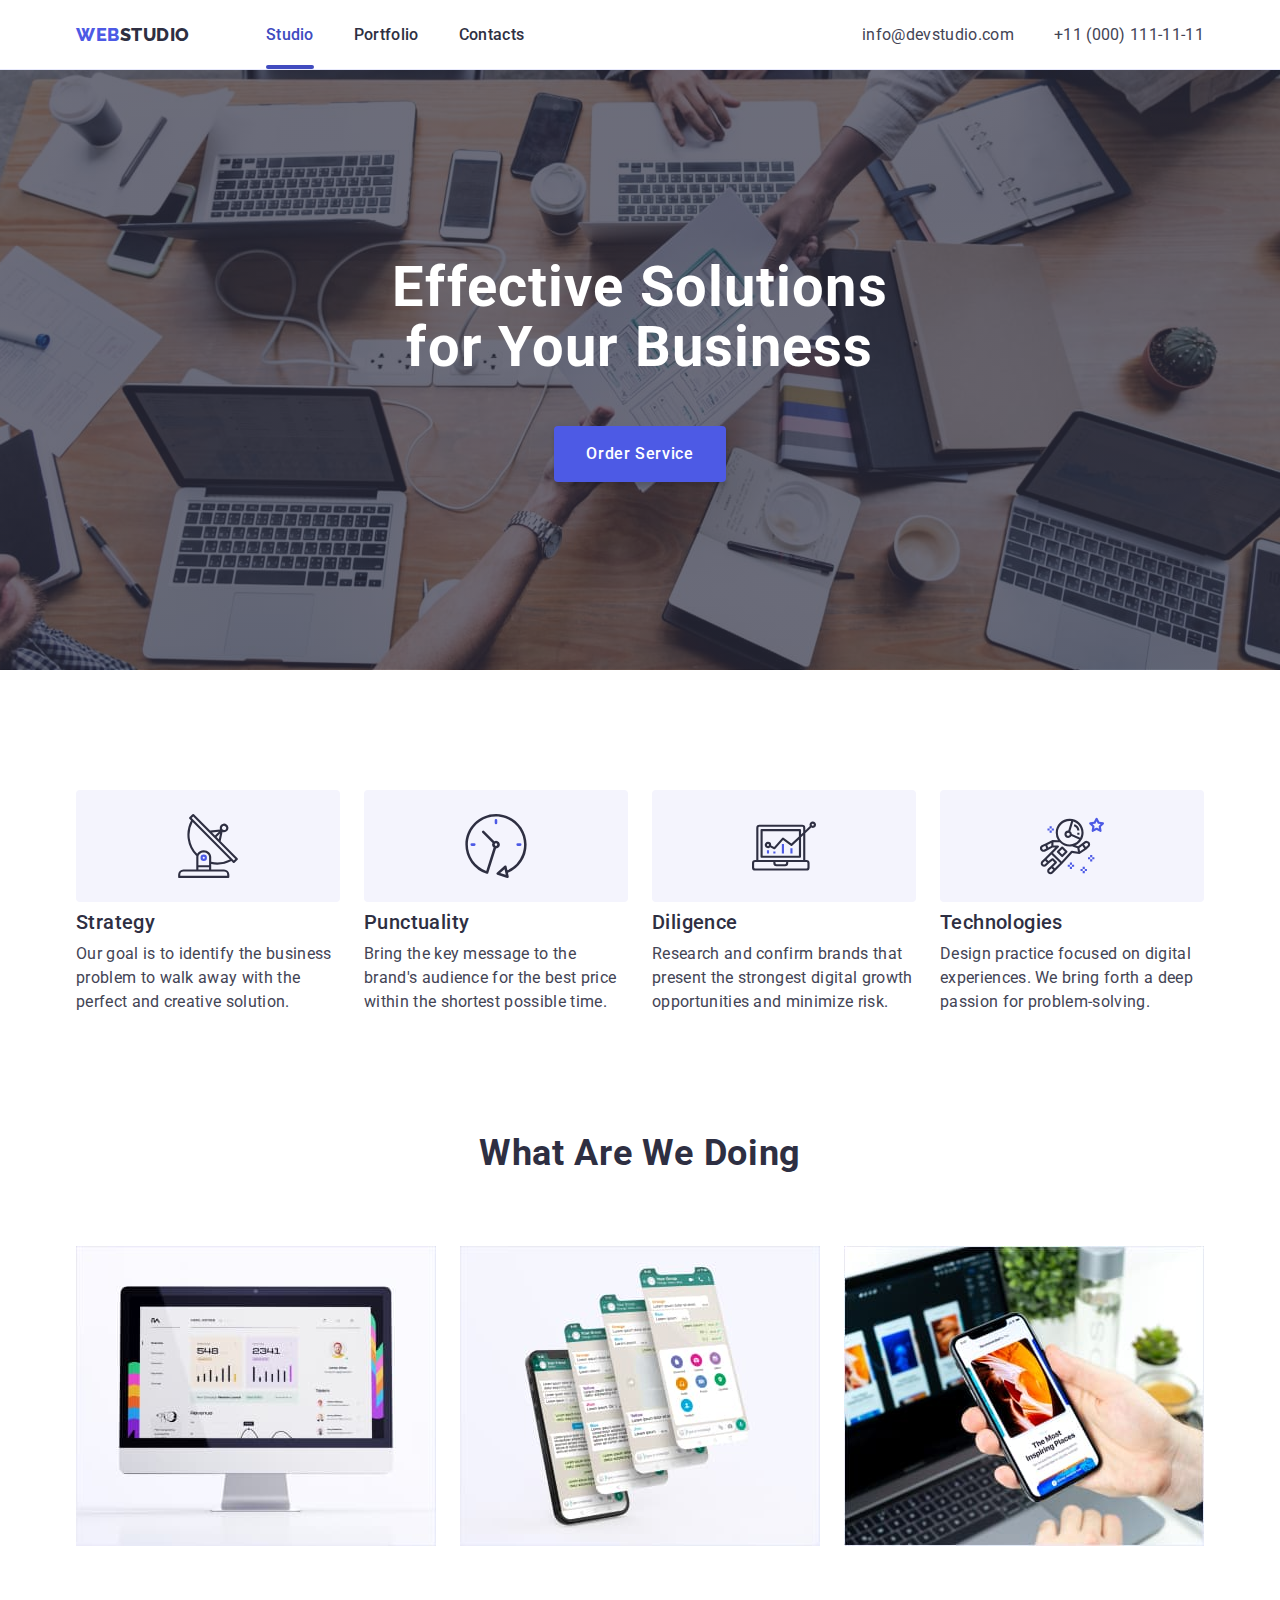
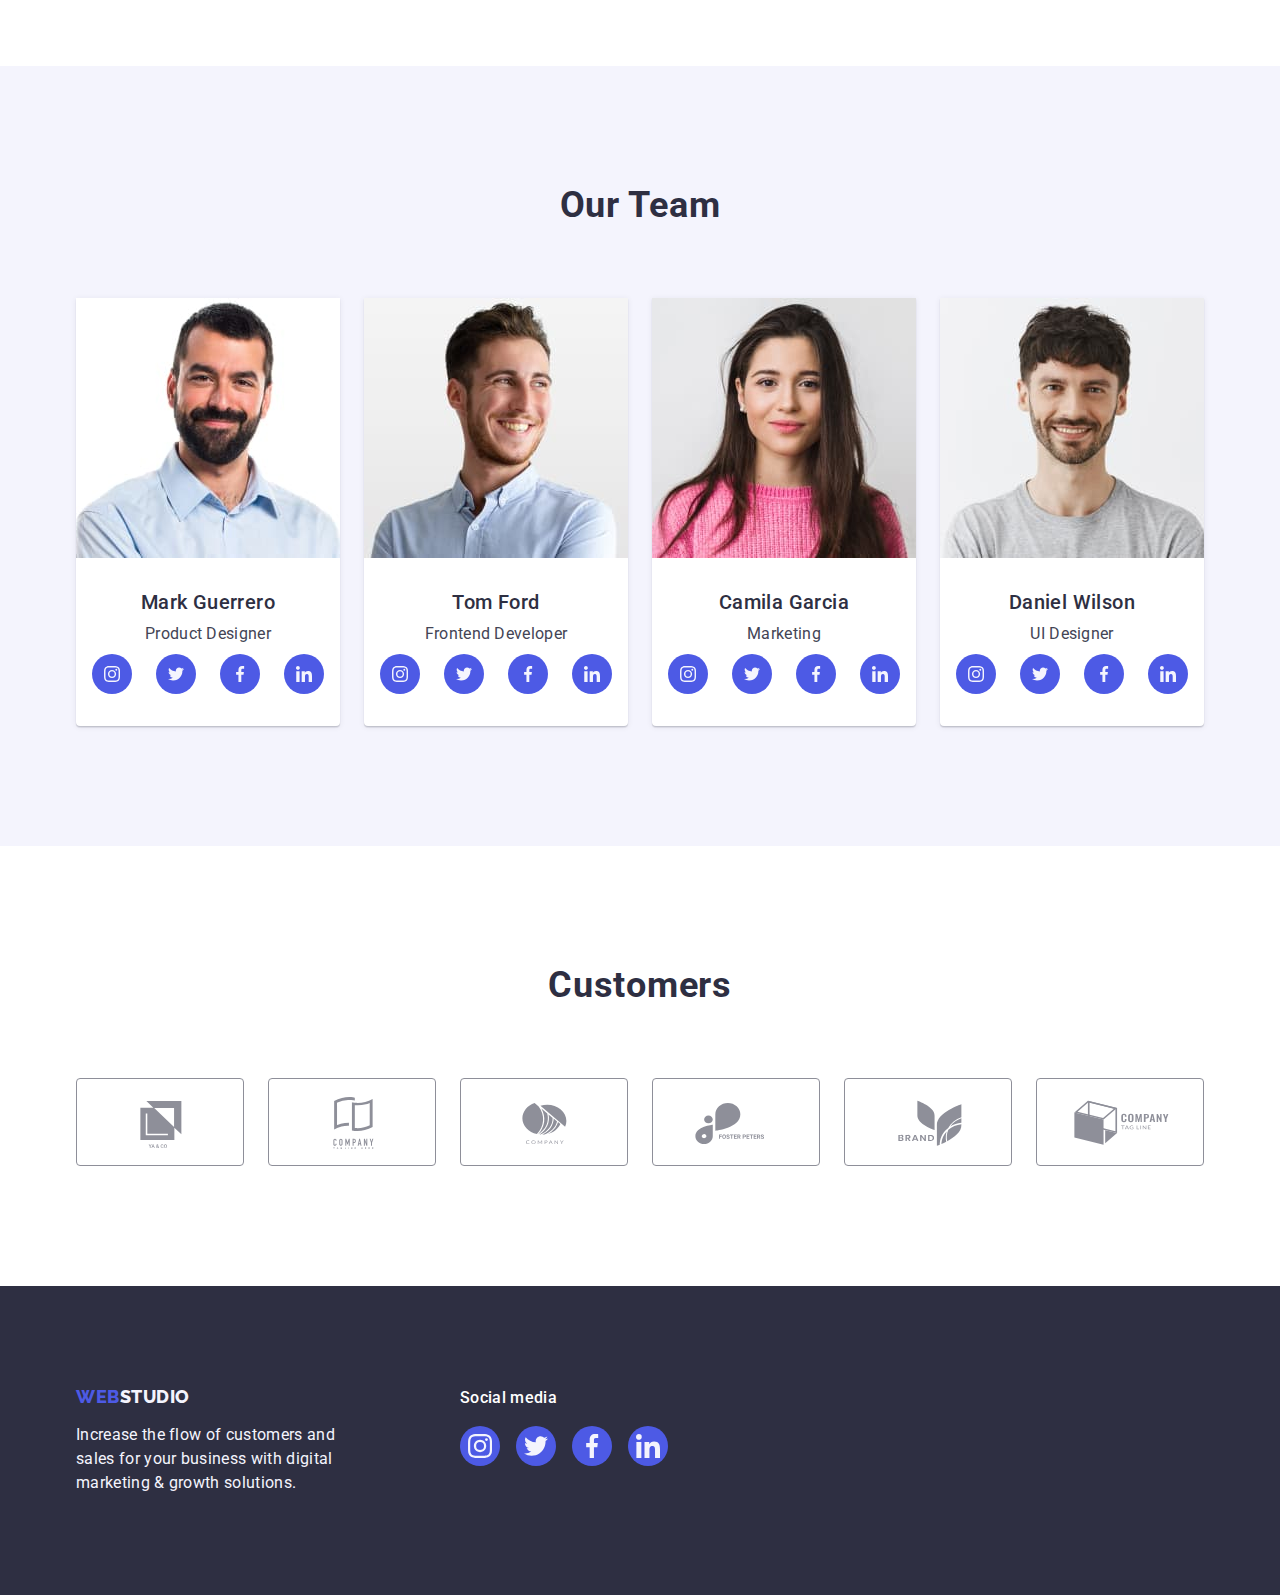
<file: index.html>
<!DOCTYPE html>
<html lang="en">
  <head>
    <meta charset="UTF-8" />
    <meta name="viewport" content="width=device-width, initial-scale=1.0" />
    <link rel="preconnect" href="https://fonts.googleapis.com" />
    <link rel="preconnect" href="https://fonts.gstatic.com" crossorigin />
    <link rel="stylesheet" href="https://fonts.googleapis.com/css2?family=Raleway:wght@800&family=Roboto:wght@400;500;700&display=swap" />
    <link rel="stylesheet" href="https://cdn.jsdelivr.net/npm/modern-normalize@2.0.0/modern-normalize.min.css" />
    <link rel="stylesheet" href="./css/styles.css" />
    <title>Main Page</title>
  </head>
  <body>
    <header class="header">
      <div class="container header-flex-container">
        <nav class="logo-flex-menu">
          <a href="./index.html" class="logo link">Web<span class="logo-span">Studio</span></a>
          <ul class="menu-flex list">
            <li><a class="navigation-link link current" href="./index.html">Studio</a></li>
            <li><a class="navigation-link link" href="./portfolio.html">Portfolio</a></li>
            <li><a class="navigation-link link" href="">Contacts</a></li>
          </ul>
        </nav>
        <address>
          <ul class="address-flex list">
            <li><a class="address-link link" href="mailto:info@devstudio.com">info@devstudio.com</a></li>
            <li><a class="address-link link" href="tel:+110001111111">+11 (000) 111-11-11</a></li>
          </ul>
        </address>
      </div>
    </header>
    <main>
      <!--       
      HERO
      -->
      <section class="hero">
        <div class="container">
          <h1 class="hero-header">
            Effective Solutions <br />
            for Your Business
          </h1>
          <button type="button" class="hero-button" data-modal-open>Order Service</button>
        </div>
      </section>
      <!--       
        Section 2 
      -->
      <section class="section-two">
        <div class="container">
          <h2 class="visually-hidden">Our Strategy Punctuality Diligence Technologies</h2>
          <ul class="section-two-container list">
            <li class="section-two-item">
              <div class="li-icon">
                <svg class="section-two-icon" width="64" height="64">
                  <use href="./images/icons.svg#icon-1-antenna"></use>
                </svg>
              </div>
              <h3 class="section-two-header">Strategy</h3>
              <p class="section-two-paragraph">Our goal is to identify the business problem to walk away with the perfect and creative solution.</p>
            </li>
            <li class="section-two-item">
              <div class="li-icon">
                <svg class="section-two-icon" width="64" height="64">
                  <use href="./images/icons.svg#icon-1-clock"></use>
                </svg>
              </div>
              <h3 class="section-two-header">Punctuality</h3>
              <p class="section-two-paragraph">Bring the key message to the brand's audience for the best price within the shortest possible time.</p>
            </li>
            <li class="section-two-item">
              <div class="li-icon">
                <svg class="section-two-icon" width="64" height="64">
                  <use href="./images/icons.svg#icon-1-diagram"></use>
                </svg>
              </div>
              <h3 class="section-two-header">Diligence</h3>
              <p class="section-two-paragraph">
                Research and confirm brands that present the strongest digital growth opportunities and minimize risk.
              </p>
            </li>
            <li class="section-two-item">
              <div class="li-icon">
                <svg class="section-two-icon" width="64" height="64">
                  <use href="./images/icons.svg#icon-1-astronaut"></use>
                </svg>
              </div>
              <h3 class="section-two-header">Technologies</h3>
              <p class="section-two-paragraph">Design practice focused on digital experiences. We bring forth a deep passion for problem-solving.</p>
            </li>
          </ul>
        </div>
      </section>
      <!--             
        Section 3 
      -->
      <section class="section-three">
        <div class="container">
          <h2 class="text-h-two">What are we doing</h2>
          <ul class="three-f-container list">
            <li class="three-item"><img src="./images/squoosh_what_are_we_doing_image_1.jpg" alt="computer screen" width="360" height="300" /></li>
            <li class="three-item"><img src="./images/squoosh_what_are_we_doing_image_2.jpg" alt="smartphone" width="360" height="300" /></li>
            <li class="three-item">
              <img src="./images/squoosh_what_are_we_doing_image_3.jpg" alt="smartphone and laptop" width="360" height="300" />
            </li>
          </ul>
        </div>
      </section>
      <!--             
      TEAM 
      -->
      <section class="team">
        <div class="container">
          <h2 class="text-h-two">Our Team</h2>
          <ul class="team-f-container list">
            <li class="teammate">
              <img src="./images/squoosh_foto_mark.jpg" alt="mark" width="264" />
              <div class="teammate-div">
                <h3 class="section-team-header">Mark Guerrero</h3>
                <p class="section-team-paragraph">Product Designer</p>
                <ul class="teammate-social-list list">
                  <li class="teammate-item">
                    <a class="teammate-item-link link" href="" target="_blank" rel="noopener noreferrer">
                      <svg class="teammate-icon" width="16" height="16">
                        <use href="./images/icons.svg#icon-2-instagram"></use>
                      </svg>
                    </a>
                  </li>
                  <li class="teammate-item">
                    <a class="teammate-item-link link" href="" target="_blank" rel="noopener noreferrer">
                      <svg class="teammate-icon" width="16" height="16">
                        <use href="./images/icons.svg#icon-2-twitter"></use>
                      </svg>
                    </a>
                  </li>
                  <li class="teammate-item">
                    <a class="teammate-item-link link" href="" target="_blank" rel="noopener noreferrer">
                      <svg class="teammate-icon" width="16" height="16">
                        <use href="./images/icons.svg#icon-2-facebook"></use>
                      </svg>
                    </a>
                  </li>
                  <li class="teammate-item">
                    <a class="teammate-item-link link" href="" target="_blank" rel="noopener noreferrer">
                      <svg class="teammate-icon" width="16" height="16">
                        <use href="./images/icons.svg#icon-2-linkedin"></use>
                      </svg>
                    </a>
                  </li>
                </ul>
              </div>
            </li>
            <li class="teammate">
              <img src="./images/squoosh_foto_tom.jpg" alt="tom" width="264" />
              <div class="teammate-div">
                <h3 class="section-team-header">Tom Ford</h3>
                <p class="section-team-paragraph">Frontend Developer</p>
                <ul class="teammate-social-list list">
                  <li class="teammate-item">
                    <a class="teammate-item-link link" href="" target="_blank" rel="noopener noreferrer">
                      <svg class="teammate-icon" width="16" height="16">
                        <use href="./images/icons.svg#icon-2-instagram"></use>
                      </svg>
                    </a>
                  </li>
                  <li class="teammate-item">
                    <a class="teammate-item-link link" href="" target="_blank" rel="noopener noreferrer">
                      <svg class="teammate-icon" width="16" height="16">
                        <use href="./images/icons.svg#icon-2-twitter"></use>
                      </svg>
                    </a>
                  </li>
                  <li class="teammate-item">
                    <a class="teammate-item-link link" href="" target="_blank" rel="noopener noreferrer">
                      <svg class="teammate-icon" width="16" height="16">
                        <use href="./images/icons.svg#icon-2-facebook"></use>
                      </svg>
                    </a>
                  </li>
                  <li class="teammate-item">
                    <a class="teammate-item-link link" href="" target="_blank" rel="noopener noreferrer">
                      <svg class="teammate-icon" width="16" height="16">
                        <use href="./images/icons.svg#icon-2-linkedin"></use>
                      </svg>
                    </a>
                  </li>
                </ul>
              </div>
            </li>
            <li class="teammate">
              <img src="./images/squoosh_foto_camila.jpg" alt="camila" width="264" />
              <div class="teammate-div">
                <h3 class="section-team-header">Camila Garcia</h3>
                <p class="section-team-paragraph">Marketing</p>
                <ul class="teammate-social-list list">
                  <li class="teammate-item">
                    <a class="teammate-item-link link" href="" target="_blank" rel="noopener noreferrer">
                      <svg class="teammate-icon" width="16" height="16">
                        <use href="./images/icons.svg#icon-2-instagram"></use>
                      </svg>
                    </a>
                  </li>
                  <li class="teammate-item">
                    <a class="teammate-item-link link" href="" target="_blank" rel="noopener noreferrer">
                      <svg class="teammate-icon" width="16" height="16">
                        <use href="./images/icons.svg#icon-2-twitter"></use>
                      </svg>
                    </a>
                  </li>
                  <li class="teammate-item">
                    <a class="teammate-item-link link" href="" target="_blank" rel="noopener noreferrer">
                      <svg class="teammate-icon" width="16" height="16">
                        <use href="./images/icons.svg#icon-2-facebook"></use>
                      </svg>
                    </a>
                  </li>
                  <li class="teammate-item">
                    <a class="teammate-item-link link" href="" target="_blank" rel="noopener noreferrer">
                      <svg class="teammate-icon" width="16" height="16">
                        <use href="./images/icons.svg#icon-2-linkedin"></use>
                      </svg>
                    </a>
                  </li>
                </ul>
              </div>
            </li>
            <li class="teammate">
              <img src="./images/squoosh_foto_daniel.jpg" alt="daniel" width="264" />
              <div class="teammate-div">
                <h3 class="section-team-header">Daniel Wilson</h3>
                <p class="section-team-paragraph">UI Designer</p>
                <ul class="teammate-social-list list">
                  <li class="teammate-item">
                    <a class="teammate-item-link link" href="" target="_blank" rel="noopener noreferrer">
                      <svg class="teammate-icon" width="16" height="16">
                        <use href="./images/icons.svg#icon-2-instagram"></use>
                      </svg>
                    </a>
                  </li>
                  <li class="teammate-item">
                    <a class="teammate-item-link link" href="" target="_blank" rel="noopener noreferrer">
                      <svg class="teammate-icon" width="16" height="16">
                        <use href="./images/icons.svg#icon-2-twitter"></use>
                      </svg>
                    </a>
                  </li>
                  <li class="teammate-item">
                    <a class="teammate-item-link link" href="" target="_blank" rel="noopener noreferrer">
                      <svg class="teammate-icon" width="16" height="16">
                        <use href="./images/icons.svg#icon-2-facebook"></use>
                      </svg>
                    </a>
                  </li>
                  <li class="teammate-item">
                    <a class="teammate-item-link link" href="" target="_blank" rel="noopener noreferrer">
                      <svg class="teammate-icon" width="16" height="16">
                        <use href="./images/icons.svg#icon-2-linkedin"></use>
                      </svg>
                    </a>
                  </li>
                </ul>
              </div>
            </li>
          </ul>
        </div>
      </section>
      <!-- SECTION 5 -->
      <section class="customers">
        <div class="container">
          <h2 class="text-h-two">Customers</h2>
          <ul class="customers-list list">
            <li class="customers-item">
              <a class="customers-link link" href="" target="_blank" rel="noopener noreferrer">
                <svg class="customers-icon" width="104" height="56">
                  <use href="./images/icons.svg#icon-logo1"></use>
                </svg>
              </a>
            </li>
            <li class="customers-item">
              <a class="customers-link link" href="" target="_blank" rel="noopener noreferrer">
                <svg class="customers-icon" width="104" height="56">
                  <use href="./images/icons.svg#icon-logo2"></use>
                </svg>
              </a>
            </li>
            <li class="customers-item">
              <a class="customers-link link" href="" target="_blank" rel="noopener noreferrer">
                <svg class="customers-icon" width="104" height="56">
                  <use href="./images/icons.svg#icon-logo3"></use>
                </svg>
              </a>
            </li>
            <li class="customers-item">
              <a class="customers-link link" href="" target="_blank" rel="noopener noreferrer">
                <svg class="customers-icon" width="104" height="56">
                  <use href="./images/icons.svg#icon-logo4"></use>
                </svg>
              </a>
            </li>
            <li class="customers-item">
              <a class="customers-link link" href="" target="_blank" rel="noopener noreferrer">
                <svg class="customers-icon" width="104" height="56">
                  <use href="./images/icons.svg#icon-logo5"></use>
                </svg>
              </a>
            </li>
            <li class="customers-item">
              <a class="customers-link link" href="" target="_blank" rel="noopener noreferrer">
                <svg class="customers-icon" width="104" height="56">
                  <use href="./images/icons.svg#icon-logo6"></use>
                </svg>
              </a>
            </li>
          </ul>
        </div>
      </section>
    </main>
    <!-- FOOTER -->
    <footer class="footer">
      <div class="container footer-flex-container">
        <div class="container-logo">
          <a href="./index.html" class="footer-logo link">Web<span class="footer-span">Studio</span></a>
          <p class="container-logo-paragraph">
            Increase the flow of customers and sales for your business with digital marketing & growth solutions.
          </p>
        </div>
        <div class="container-social-links">
          <p class="footer-social-media">Social media</p>
          <ul class="footer-flex-list list">
            <li class="footer-item">
              <a class="footer-item-link link" href="" target="_blank" rel="noopener noreferrer">
                <svg class="footer-icon" width="24" height="24">
                  <use href="./images/icons.svg#icon-footer-instagram"></use>
                </svg>
              </a>
            </li>
            <li class="footer-item">
              <a class="footer-item-link link" href="" target="_blank" rel="noopener noreferrer">
                <svg class="footer-icon" width="24" height="24">
                  <use href="./images/icons.svg#icon-footer-twitter"></use>
                </svg>
              </a>
            </li>
            <li class="footer-item">
              <a class="footer-item-link link" href="" target="_blank" rel="noopener noreferrer">
                <svg class="footer-icon" width="24" height="24">
                  <use href="./images/icons.svg#icon-footer-facebook"></use>
                </svg>
              </a>
            </li>
            <li class="footer-item">
              <a class="footer-item-link link" href="" target="_blank" rel="noopener noreferrer">
                <svg class="footer-icon" width="24" height="24">
                  <use href="./images/icons.svg#icon-footer-linkedin"></use>
                </svg>
              </a>
            </li>
          </ul>
        </div>
      </div>
    </footer>
    <div class="backdrop is-hidden" data-modal>
      <div class="modal-window">
        <button class="modal-button-close" type="button" data-modal-close>
          <svg class="icon-close" width="8" height="8">
            <use href="./images/icons.svg#icon-modal-button-close"></use>
          </svg>
        </button>
      </div>
    </div>
    <script src="./js/modal.js"></script>
  </body>
</html>
</file>
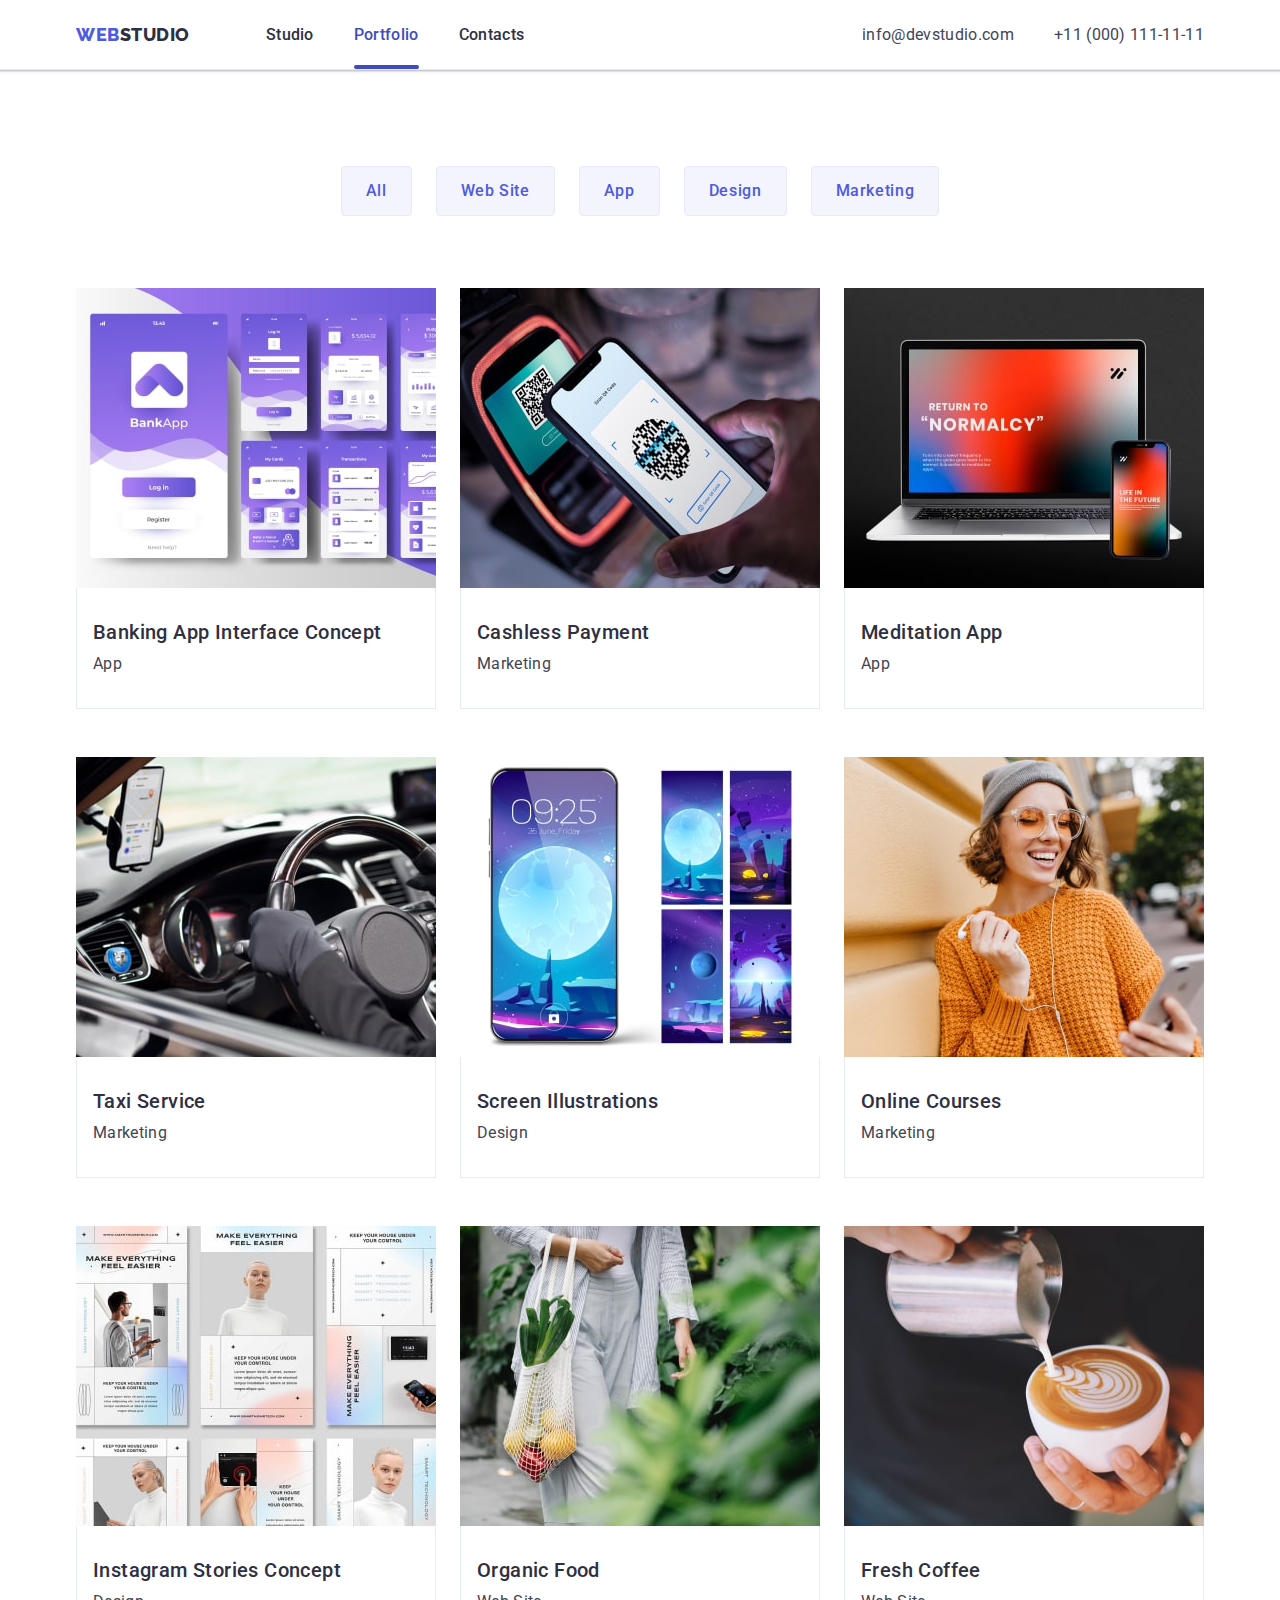
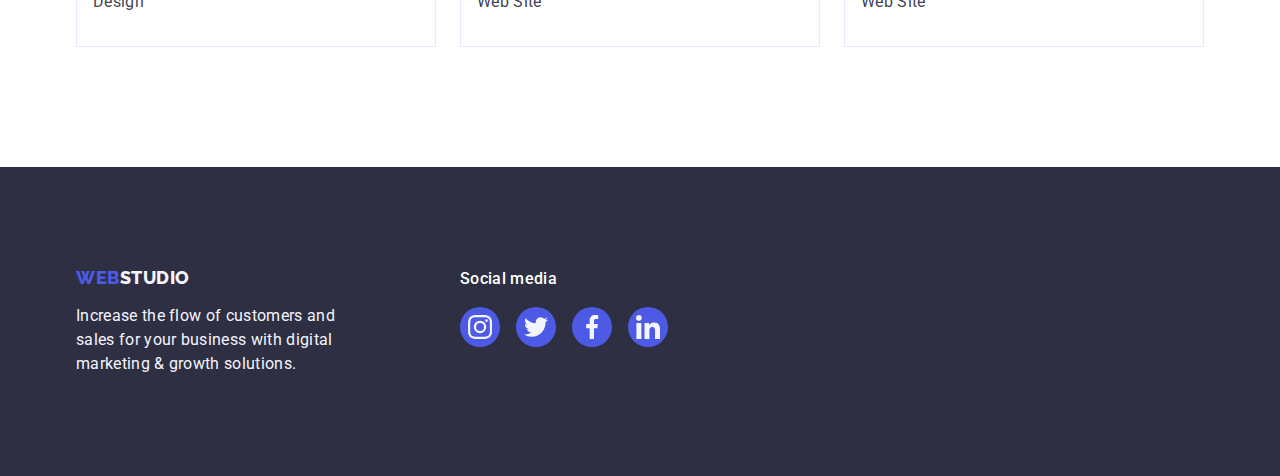
<file: portfolio.html>
<!DOCTYPE html>
<html lang="en">
  <head>
    <meta charset="UTF-8" />
    <meta name="viewport" content="width=device-width, initial-scale=1.0" />
    <link rel="preconnect" href="https://fonts.googleapis.com" />
    <link rel="preconnect" href="https://fonts.gstatic.com" crossorigin />
    <link rel="stylesheet" href="https://fonts.googleapis.com/css2?family=Raleway:wght@800&family=Roboto:wght@400;500;700&display=swap" />
    <link rel="stylesheet" href="https://cdn.jsdelivr.net/npm/modern-normalize@2.0.0/modern-normalize.min.css" />
    <link rel="stylesheet" href="./css/styles.css" />
    <title>Portfolio</title>
  </head>
  <body class="page-container">
    <header class="header">
      <div class="container header-flex-container">
        <nav class="logo-flex-menu">
          <a href="./index.html" class="logo link">Web<span class="logo-span">Studio</span></a>
          <ul class="menu-flex list">
            <li><a class="navigation-link link" href="./index.html">Studio</a></li>
            <li><a class="navigation-link link current" href="./portfolio.html">Portfolio</a></li>
            <li><a class="navigation-link link" href="">Contacts</a></li>
          </ul>
        </nav>
        <address>
          <ul class="address-flex list">
            <li><a class="address-link link" href="mailto:info@devstudio.com">info@devstudio.com</a></li>
            <li><a class="address-link link" href="tel:+110001111111">+11 (000) 111-11-11</a></li>
          </ul>
        </address>
      </div>
    </header>
    <main>
      <!--       
      PORTFOLIO-Progects
       -->
      <section class="container-padding">
        <div class="container">
          <h1 class="visually-hidden">Filter All WebSite App Desing Marketing</h1>
          <ul class="container-buttons list">
            <li><button class="filter-button" type="button">All</button></li>
            <li><button class="filter-button" type="button">Web Site</button></li>
            <li><button class="filter-button" type="button">App</button></li>
            <li><button class="filter-button" type="button">Design</button></li>
            <li><button class="filter-button" type="button">Marketing</button></li>
          </ul>
          <ul class="container-projects list">
            <li class="project-item">
              <a class="project-link link" href="" target="_blank" rel="noopener noreferrer">
                <div class="container-overlay">
                  <img src="./images/img_1-min.jpg" alt="img_1-min" width="360" />
                  <p class="container-overlay-paragraph">
                    14 Stylish and User-Friendly App Design Concepts · Task Manager App · Calorie Tracker App · Exotic Fruit Ecommerce App · Cloud
                    Storage App
                  </p>
                </div>
                <div class="border-under-image">
                  <h2 class="project-item-header">Banking App Interface Concept</h2>
                  <p class="project-item-paragraph">App</p>
                </div>
              </a>
            </li>
            <li class="project-item">
              <a class="project-link link" href="" target="_blank" rel="noopener noreferrer">
                <div class="container-overlay">
                  <img src="./images/img_2-min.jpg" alt="img_2-min" width="360" />
                  <p class="container-overlay-paragraph">
                    14 Stylish and User-Friendly App Design Concepts · Task Manager App · Calorie Tracker App · Exotic Fruit Ecommerce App · Cloud
                    Storage App
                  </p>
                </div>
                <div class="border-under-image">
                  <h2 class="project-item-header">Cashless Payment</h2>
                  <p class="project-item-paragraph">Marketing</p>
                </div>
              </a>
            </li>
            <li class="project-item">
              <a class="project-link link" href="" target="_blank" rel="noopener noreferrer">
                <div class="container-overlay">
                  <img src="./images/img_3-min.jpg" alt="img_3-min" width="360" />
                  <p class="container-overlay-paragraph">
                    14 Stylish and User-Friendly App Design Concepts · Task Manager App · Calorie Tracker App · Exotic Fruit Ecommerce App · Cloud
                    Storage App
                  </p>
                </div>
                <div class="border-under-image">
                  <h2 class="project-item-header">Meditation App</h2>
                  <p class="project-item-paragraph">App</p>
                </div>
              </a>
            </li>
            <li class="project-item">
              <a class="project-link link" href="" target="_blank" rel="noopener noreferrer">
                <div class="container-overlay">
                  <img src="./images/img_4-min.jpg" alt="img_4-min" width="360" />
                  <p class="container-overlay-paragraph">
                    14 Stylish and User-Friendly App Design Concepts · Task Manager App · Calorie Tracker App · Exotic Fruit Ecommerce App · Cloud
                    Storage App
                  </p>
                </div>
                <div class="border-under-image">
                  <h2 class="project-item-header">Taxi Service</h2>
                  <p class="project-item-paragraph">Marketing</p>
                </div>
              </a>
            </li>
            <li class="project-item">
              <a class="project-link link" href="" target="_blank" rel="noopener noreferrer">
                <div class="container-overlay">
                  <img src="./images/img_5-min.jpg" alt="img_5-min" width="360" />
                  <p class="container-overlay-paragraph">
                    14 Stylish and User-Friendly App Design Concepts · Task Manager App · Calorie Tracker App · Exotic Fruit Ecommerce App · Cloud
                    Storage App
                  </p>
                </div>
                <div class="border-under-image">
                  <h2 class="project-item-header">Screen Illustrations</h2>
                  <p class="project-item-paragraph">Design</p>
                </div>
              </a>
            </li>
            <li class="project-item">
              <a class="project-link link" href="" target="_blank" rel="noopener noreferrer">
                <div class="container-overlay">
                  <img src="./images/img_6-min.jpg" alt="img_6-min" width="360" />
                  <p class="container-overlay-paragraph">
                    14 Stylish and User-Friendly App Design Concepts · Task Manager App · Calorie Tracker App · Exotic Fruit Ecommerce App · Cloud
                    Storage App
                  </p>
                </div>
                <div class="border-under-image">
                  <h2 class="project-item-header">Online Courses</h2>
                  <p class="project-item-paragraph">Marketing</p>
                </div>
              </a>
            </li>
            <li class="project-item">
              <a class="project-link link" href="" target="_blank" rel="noopener noreferrer">
                <div class="container-overlay">
                  <img src="./images/img_7-min.jpg" alt="img_7-min" width="360" />
                  <p class="container-overlay-paragraph">
                    14 Stylish and User-Friendly App Design Concepts · Task Manager App · Calorie Tracker App · Exotic Fruit Ecommerce App · Cloud
                    Storage App
                  </p>
                </div>
                <div class="border-under-image">
                  <h2 class="project-item-header">Instagram Stories Concept</h2>
                  <p class="project-item-paragraph">Design</p>
                </div>
              </a>
            </li>
            <li class="project-item">
              <a class="project-link link" href="" target="_blank" rel="noopener noreferrer">
                <div class="container-overlay">
                  <img src="./images/img_8-min.jpg" alt="img_8-min" width="360" />
                  <p class="container-overlay-paragraph">
                    14 Stylish and User-Friendly App Design Concepts · Task Manager App · Calorie Tracker App · Exotic Fruit Ecommerce App · Cloud
                    Storage App
                  </p>
                </div>
                <div class="border-under-image">
                  <h2 class="project-item-header">Organic Food</h2>
                  <p class="project-item-paragraph">Web Site</p>
                </div>
              </a>
            </li>
            <li class="project-item">
              <a class="project-link link" href="" target="_blank" rel="noopener noreferrer">
                <div class="container-overlay">
                  <img src="./images/img_9-min.jpg" alt="img_9-min" width="360" />
                  <p class="container-overlay-paragraph">
                    14 Stylish and User-Friendly App Design Concepts · Task Manager App · Calorie Tracker App · Exotic Fruit Ecommerce App · Cloud
                    Storage App
                  </p>
                </div>
                <div class="border-under-image">
                  <h2 class="project-item-header">Fresh Coffee</h2>
                  <p class="project-item-paragraph">Web Site</p>
                </div>
              </a>
            </li>
          </ul>
        </div>
      </section>
    </main>
    <!-- 
FOOTER
 -->
    <footer class="footer">
      <div class="container footer-flex-container">
        <div class="container-logo">
          <a href="./index.html" class="footer-logo link">Web<span class="footer-span">Studio</span></a>
          <p class="container-logo-paragraph">
            Increase the flow of customers and sales for your business with digital marketing & growth solutions.
          </p>
        </div>
        <div class="container-social-links">
          <p class="footer-social-media">Social media</p>
          <ul class="footer-flex-list list">
            <li class="footer-item">
              <a class="footer-item-link link" href="" target="_blank" rel="noopener noreferrer">
                <svg class="footer-icon" width="24" height="24">
                  <use href="./images/icons.svg#icon-footer-instagram"></use>
                </svg>
              </a>
            </li>
            <li class="footer-item">
              <a class="footer-item-link link" href="" target="_blank" rel="noopener noreferrer">
                <svg class="footer-icon" width="24" height="24">
                  <use href="./images/icons.svg#icon-footer-twitter"></use>
                </svg>
              </a>
            </li>
            <li class="footer-item">
              <a class="footer-item-link link" href="" target="_blank" rel="noopener noreferrer">
                <svg class="footer-icon" width="24" height="24">
                  <use href="./images/icons.svg#icon-footer-facebook"></use>
                </svg>
              </a>
            </li>
            <li class="footer-item">
              <a class="footer-item-link link" href="" target="_blank" rel="noopener noreferrer">
                <svg class="footer-icon" width="24" height="24">
                  <use href="./images/icons.svg#icon-footer-linkedin"></use>
                </svg>
              </a>
            </li>
          </ul>
        </div>
      </div>
    </footer>
  </body>
</html>
</file>
<file: css/styles.css>
:root {
  --iris: #4d5ae5;
  --ocean: #404bbf;
  --navyblue: #2e2f42;
  --slate: #434455;
  --cornflower: #e7e9fc;
  --cloud: #f4f4fd;
  --green: #31d0aa;
  --white: #ffffff;
  --lightslate: #8e8f99;
  --dairy: #fcfcfc;
  --navyblue-modal: rgba(46, 47, 66, 0.4);
}
p,
h1,
h2,
h3,
h4,
h5,
h6 {
  margin-top: 0;
  margin-bottom: 0;
}
ol,
ul {
  margin-top: 0;
  margin-bottom: 0;
  padding-left: 0;
  list-style-type: none;
}
img {
  display: block;
  max-width: 100%;
  height: auto;
}
a {
  text-decoration: none;
}
button {
  padding: 0;
  cursor: pointer;
  font-family: inherit;
  color: currentColor;
}
input {
  font-family: inherit;
}
fieldset {
  padding: 0;
  margin: 0;
  border: none;
}
body {
  font-family: "Roboto", sans-serif;
  color: var(--slate);
  background-color: var(--white);
}
.visually-hidden {
  position: absolute;
  width: 1px;
  height: 1px;
  margin: -1px;
  border: 0;
  padding: 0;
  white-space: nowrap;
  clip-path: inset(100%);
  clip: rect(0 0 0 0);
  overflow: hidden;
}
/* .page-container {
  min-height: 100vh;
  display: flex;
  flex-direction: column;
}
main {
  flex-grow: 1;
} */
.link {
  text-decoration: none;
}
.list {
  list-style-type: none;
}

/*--------------------HEADER----------------*/
.header {
  border-bottom: 1px solid var(--cornflower);
  box-shadow: 0px 1px 6px 0px rgba(46, 47, 66, 0.08), 0px 1px 1px 0px rgba(46, 47, 66, 0.16), 0px 2px 1px 0px rgba(46, 47, 66, 0.08);
}
.header-flex-container {
  display: flex;
  align-items: center;
}
.logo-flex-menu {
  display: flex;
  align-items: center;
  flex-grow: 1;
}
.menu-flex {
  display: flex;
  gap: 40px;
}
.address-flex {
  display: flex;
  gap: 40px;
  align-items: center;
  font-style: normal;
}
.logo {
  padding: 24px 0;
  color: var(--iris);
  font-size: 18px;
  font-family: "Raleway", sans-serif;
  font-weight: 800;
  line-height: 1.17;
  letter-spacing: 0.03em;
  text-transform: uppercase;
  margin-right: 76px;
}
.logo-span {
  color: var(--navyblue);
}
.navigation-link {
  position: relative;
  color: var(--navyblue);
  font-size: 16px;
  font-weight: 500;
  line-height: 1.5;
  letter-spacing: 0.02em;
  padding: 24px 0;
  transition: color 250ms cubic-bezier(0.4, 0, 0.2, 1);
}
.navigation-link:hover::after,
.navigation-link:focus::after {
  position: absolute;
  content: "";
  left: 0;
  bottom: -1px;
  width: 100%;
  height: 4px;
  background-color: var(--ocean);
  border-radius: 2px;
}
.current {
  position: relative;
  color: var(--ocean);
}
.current::after {
  position: absolute;
  content: "";
  left: 0;
  bottom: -1px;
  width: 100%;
  height: 4px;
  background-color: var(--ocean);
  border-radius: 2px;
}
.address-link {
  color: var(--slate);
  font-size: 16px;
  line-height: 1.5;
  letter-spacing: 0.02em;
  transition: color 250ms cubic-bezier(0.4, 0, 0.2, 1);
}
.navigation-link:hover,
.navigation-link:focus,
.address-link:hover,
.address-link:focus {
  color: var(--ocean);
}

/*--------------MAIN PAGE-HERO----------*/
.container {
  width: 100%;
  max-width: 1158px;
  padding-left: 15px;
  padding-right: 15px;
  margin: 0 auto;
}
.hero {
  margin: 0 auto;
  max-width: 1440px;
  background-color: var(--navyblue);
  padding-top: 188px;
  padding-bottom: 188px;
  background-image: linear-gradient(rgba(46, 47, 66, 0.7), rgba(46, 47, 66, 0.7)), url(../images/hero-bg.jpg);
  background-repeat: no-repeat;
  background-position: center;
  background-size: cover;
}
.hero-header {
  color: var(--white);
  font-size: 56px;
  font-weight: 700;
  line-height: 1.07;
  letter-spacing: 0.02em;
  text-align: center;
  max-width: 496px;
  margin: 0 auto;
  margin-bottom: 48px;
}
.hero-button {
  color: var(--white);
  font-size: 16px;
  font-weight: 500;
  line-height: 1.5;
  letter-spacing: 0.04em;
  background-color: var(--iris);
  padding: 16px 32px;
  display: block;
  margin: 0 auto;
  min-width: 169px;
  height: 56px;
  border: none;
  border-radius: 4px;
  background: var(--iris);
  box-shadow: 0px 4px 4px 0px rgba(0, 0, 0, 0.15);
  transition: background-color 250ms cubic-bezier(0.4, 0, 0.2, 1);
}
.hero-button:hover,
.hero-button:focus {
  background-color: var(--ocean);
}

/* ----------  SECTION TWO ----------------------*/
.section-two {
  padding: 120px 0;
}
.section-two-container {
  display: flex;
  gap: 24px;
}
.section-two-item {
  width: calc((100% - 72px) / 4);
}
.li-icon {
  width: 264px;
  height: 112px;
  border-radius: 4px;
  background: var(--cloud);
  display: flex;
  justify-content: center;
  align-items: center;
  margin-bottom: 8px;
}
.section-two-icon {
}

.section-two-paragraph,
.section-team-paragraph,
.project-item-paragraph {
  color: var(--slate);
  font-size: 16px;
  line-height: 1.5;
  letter-spacing: 0.02em;
}

/* ----------  SECTION THREE ----------------------*/
.section-three {
  padding-bottom: 120px;
}
.three-f-container {
  display: flex;
  gap: 24px;
}
.three-item {
  width: calc((100% - 48) / 3);
}

/* -----------TEAM-----------------*/
.team {
  background-color: var(--cloud);
  padding-top: 120px;
  padding-bottom: 120px;
}
.team-f-container {
  display: flex;
  gap: 24px;
}
.teammate {
  background-color: var(--white);
  border-radius: 0px 0px 4px 4px;
  box-shadow: 0px 2px 1px 0px rgba(46, 47, 66, 0.08), 0px 1px 1px 0px rgba(46, 47, 66, 0.16), 0px 1px 6px 0px rgba(46, 47, 66, 0.08);
}
.teammate-div {
  text-align: center;
  padding: 32px 0;
}
.teammate-social-list {
  display: flex;
  gap: 24px;
  justify-content: center;
  align-items: center;
  margin-top: 8px;
}
.teammate-item {
  width: 40px;
  height: 40px;
}
.teammate-item-link {
  display: block;
  width: 100%;
  height: 100%;
  border-radius: 50%;
  background-color: var(--iris);
  display: flex;
  justify-content: center;
  align-items: center;
  transition: background-color 250ms cubic-bezier(0.4, 0, 0.2, 1);
}
.teammate-item-link:hover,
.teammate-item-link:focus {
  background-color: var(--ocean);
}
.teammate-icon {
  fill: var(--cloud);
}

/* ------------------ SECTION FIVE --------------------- */
.customers {
  padding: 120px 0;
}
.customers-list {
  display: flex;
  gap: 24px;
  justify-content: space-between;
  align-items: center;
}
.customers-item {
  width: calc((100% - 24px * 5) / 6);
  height: 88px;
}
.customers-link {
  display: block;
  width: 100%;
  height: 100%;
  border: 1px solid var(--lightslate);
  border-radius: 4px;
  display: flex;
  justify-content: center;
  align-items: center;
  color: var(--lightslate);
  transition: border-color 250ms cubic-bezier(0.4, 0, 0.2, 1), color 250ms cubic-bezier(0.4, 0, 0.2, 1);
}
.customers-link:hover,
.customers-link:focus {
  color: var(--ocean);
  border-color: var(--ocean);
}
.customers-icon {
  fill: currentColor;
}
/*--------------OTHER TEXT----------*/
.text-h-two {
  color: var(--navyblue);
  font-size: 36px;
  font-weight: 700;
  line-height: 1.11;
  letter-spacing: 0.02em;
  text-transform: capitalize;
  text-align: center;
  margin-bottom: 72px;
}
.section-two-header,
.section-team-header,
.project-item-header {
  color: var(--navyblue);
  font-size: 20px;
  font-weight: 500;
  line-height: 1.2;
  letter-spacing: 0.02em;
  margin-bottom: 8px;
}

/*----------------------FOOTER----------------*/
.footer {
  background-color: var(--navyblue);
  padding: 100px 0;
}
.footer-flex-container {
  display: flex;
  align-items: baseline;
}
.container-logo {
  margin-right: 120px;
  max-width: 264px;
}
.container-logo-paragraph {
  color: var(--cloud);
  font-size: 16px;
  line-height: 1.5;
  letter-spacing: 0.02em;
}
.container-social-links {
}
.container-item {
}
.footer-social-media {
  color: var(--white);
  font-size: 16px;
  font-weight: 500;
  line-height: 1.5;
  letter-spacing: 0.02em;
  margin-bottom: 16px;
}
.footer-flex-list {
  display: flex;
  gap: 16px;
}
.footer-item {
  width: 40px;
  height: 40px;
}
.footer-item-link {
  display: flex;
  justify-content: center;
  align-items: center;
  width: 100%;
  height: 100%;
  border-radius: 50%;
  background-color: var(--iris);
  transition: background-color 250ms cubic-bezier(0.4, 0, 0.2, 1);
}
.footer-item-link:hover,
.footer-item-link:focus {
  background-color: var(--green);
}
.footer-icon {
  fill: var(--cloud);
}
/* .footer-item-link:is(:hover, :focus) .footer-item-icon {
  fill: ;
} */

.footer-logo {
  display: inline-block;
  margin-bottom: 16px;
  color: var(--iris);
  font-size: 18px;
  font-family: "Raleway", sans-serif;
  font-weight: 800;
  line-height: 1.17;
  letter-spacing: 0.03em;
  text-transform: uppercase;
}
.footer-span {
  color: var(--cloud);
}

/*---------- PORTFOLIO-Progects --------*/

.container-padding {
  padding: 96px 0 120px 0;
}
.container-buttons {
  display: flex;
  gap: 24px;
  justify-content: center;
  margin-bottom: 72px;
}
.filter-button {
  background-color: var(--cloud);
  color: var(--iris);
  text-align: center;
  font-family: "Roboto", sans-serif;
  font-size: 16px;
  font-weight: 500;
  line-height: 1.5;
  letter-spacing: 0.04em;
  padding: 12px 24px;
  border-radius: 4px;
  border: 1px solid var(--cornflower);
  background: var(--cloud);
  transition: color 250ms cubic-bezier(0.4, 0, 0.2, 1), background-color 250ms cubic-bezier(0.4, 0, 0.2, 1),
    border-color 250ms cubic-bezier(0.4, 0, 0.2, 1), box-shadow 250ms cubic-bezier(0.4, 0, 0.2, 1);
}
.filter-button:hover,
.filter-button:focus {
  color: var(--white);
  background-color: var(--ocean);
  border-color: transparent;
  box-shadow: 0px 2px 2px 0px rgba(0, 0, 0, 0.12), 0px 2px 1px 0px rgba(0, 0, 0, 0.08), 0px 3px 1px 0px rgba(0, 0, 0, 0.1);
}
.container-projects {
  flex-wrap: wrap;
  display: flex;
  row-gap: 48px;
  column-gap: 24px;
}
.project-item {
  flex-basis: calc((100% - 48) / 3);
  background: var(--white);
}
.project-link {
  display: block;
  width: 100%;
  transition: box-shadow 250ms cubic-bezier(0.4, 0, 0.2, 1);
}
.project-link:is(:hover, :focus) .container-overlay-paragraph {
  transform: translateY(0%);
}
.project-link:hover,
.project-link:focus {
  box-shadow: 0px 2px 1px 0px rgba(46, 47, 66, 0.08), 0px 1px 1px 0px rgba(46, 47, 66, 0.16), 0px 1px 6px 0px rgba(46, 47, 66, 0.08);
}
.container-overlay {
  position: relative;
  overflow: hidden;
  width: 360px;
}
.container-overlay-paragraph {
  position: absolute;
  width: 100%;
  height: 100%;
  top: 0;
  transform: translateY(100%);
  transition: transform 250ms cubic-bezier(0.4, 0, 0.2, 1);
  padding: 40px 32px;
  color: var(--cloud);
  background-color: var(--iris);
  font-size: 16px;
  line-height: 1.5;
  letter-spacing: 0.02em;
}
.border-under-image {
  border-right: 1px solid var(--cornflower);
  border-bottom: 1px solid var(--cornflower);
  border-left: 1px solid var(--cornflower);
  padding: 32px 16px;
}

/*  ------------------  M O D A L   W I N D O W */
.backdrop {
  position: fixed;
  top: 0;
  width: 100%;
  height: 100%;
  background-color: var(--navyblue-modal);
  transition: opacity 250ms cubic-bezier(0.4, 0, 0.2, 1), visibility 250ms cubic-bezier(0.4, 0, 0.2, 1);
  /* display: flex;
  justify-content: center;
  align-items: center; */
}
.modal-window {
  position: absolute;
  top: 50%;
  left: 50%;
  transform: translate(-50%, -50%) scale(1);
  transition: transform 250ms cubic-bezier(0.4, 0, 0.2, 1);
  /* margin: auto; */
  width: 408px;
  min-height: 584px;
  border-radius: 4px;
  background-color: var(--dairy);
  box-shadow: 0px 2px 1px 0px rgba(0, 0, 0, 0.2), 0px 1px 3px 0px rgba(0, 0, 0, 0.12), 0px 1px 1px 0px rgba(0, 0, 0, 0.14);
}
.backdrop.is-hidden .modal-window {
  transform: translate(-50%, -50%) scale(10);
}
.modal-button-close {
  position: absolute;
  width: 24px;
  height: 24px;
  display: flex;
  justify-content: center;
  align-items: center;
  background-color: var(--cornflower);
  top: 24px;
  right: 24px;
  border-radius: 50%;
  border: 1px solid rgba(0, 0, 0, 0.1);
  transition: background-color 250ms cubic-bezier(0.4, 0, 0.2, 1), border 250ms cubic-bezier(0.4, 0, 0.2, 1);
}
.icon-close {
  fill: var(--navyblue);
  transition: fill 250ms cubic-bezier(0.4, 0, 0.2, 1);
}
.modal-button-close:hover .icon-close,
.modal-button-close:focus .icon-close {
  fill: var(--white);
}
.modal-button-close:hover,
.modal-button-close:focus {
  border: none;
  background-color: var(--ocean);
}
.is-hidden {
  opacity: 0;
  visibility: hidden;
  pointer-events: none;
}
</file>
